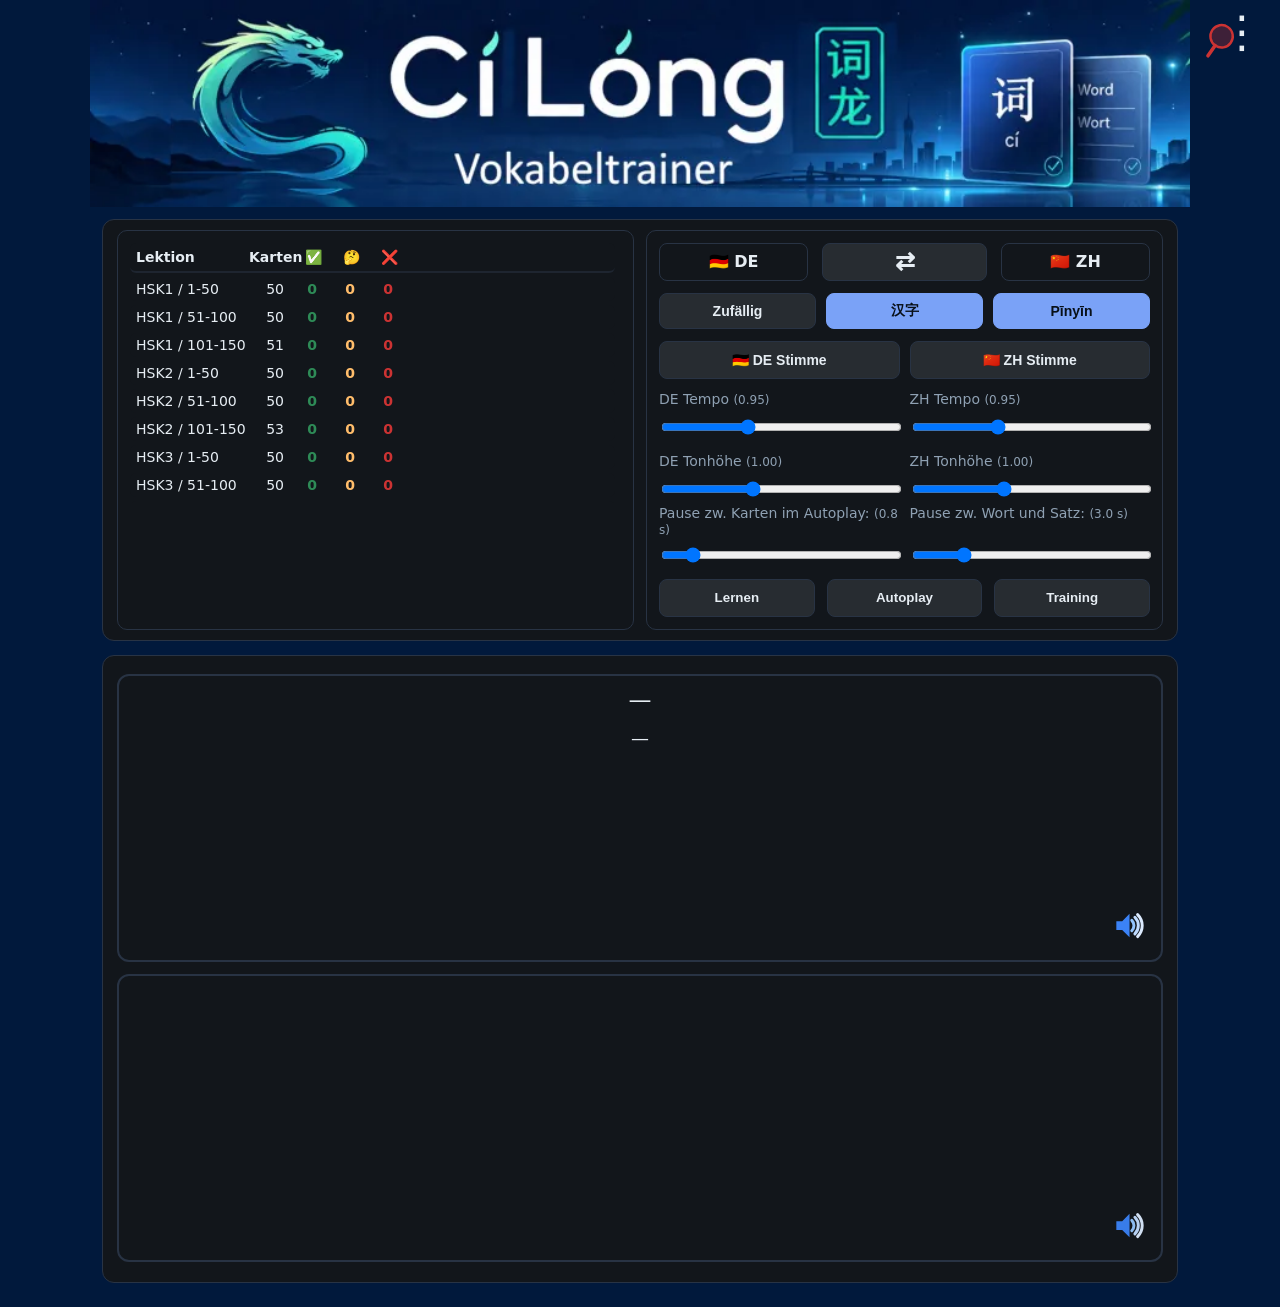
<file: index.html>
<!DOCTYPE html>
<html lang="de">

<head>
    <meta charset="UTF-8">
    <meta name="viewport" content="width=device-width, initial-scale=1.0">
    <title>Flashcards Chinesisch</title>
    
    <!-- PWA -->
    <link rel="manifest" href="./manifest.json">
    <meta name="theme-color" content="#000000" id="theme-color-meta">
    <link rel="apple-touch-icon" sizes="192x192" href="./icons/icon-192.png">
    <meta name="mobile-web-app-capable" content="yes">
    <meta name="apple-mobile-web-app-status-bar-style" content="default">
    <meta name="apple-mobile-web-app-title" content="CiLong">
	
    <!-- Styles & Script (cache-busted via Service Worker) -->
	<link rel="stylesheet" href="./assets/css/style.css">
    <script src="./assets/js/app.js"></script>
	<script 
		data-goatcounter="https://cilong.goatcounter.com/count"
		async 
		src="https://gc.zgo.at/count.js">
	</script>	
	<script>
	window.addEventListener("load", function () {
	  if (window.goatcounter) {
		window.goatcounter.count({
		  path: '/app-start',
		  title: 'App gestartet'
		});
	  }
	});
	</script>

</head>

<body>

    <!-- ✅ Such-Icon links neben dem Drei-Punkte-Symbol -->
    <div id="searchToggle" class="menu-search-icon" aria-label="Suche öffnen">
        <svg xmlns="http://www.w3.org/2000/svg"
            width="100"
            height="100"
            viewBox="0 0 100 100"
            fill="none">

            <!-- Glas -->
            <circle cx="42" cy="42" r="28"
                    fill="currentColor"
                    fill-opacity="0.3"
                    stroke="currentColor"
                    stroke-width="6"/>

            <!-- Griff -->
            <line x1="62" y1="62"
                x2="84" y2="84"
                stroke="currentColor"
                stroke-width="9"
                stroke-linecap="round"/>
        </svg>
    </div>
    <!-- ✅ Drei-Punkte-Menü Icon (oben rechts) -->
    <div id="menuToggle" class="menu-toggle-icon">⋮</div>

    <!-- ✅ Seitenmenü für Einstellungen (RICHTIG positioniert) -->
    <div id="sideMenu" class="side-menu">
        <h3 data-i18n="settingsTitle">Einstellungen</h3>

        <div class="menu-block">
            <div class="menu-title" data-i18n="progressTitle">Fortschritt</div>
            <button id="btnMenuExport" class="btn" data-i18n="progressExport">Fortschritt exportieren</button>
            <button id="btnMenuImport" class="btn" data-i18n="progressImport">Fortschritt importieren</button>
            <button id="btnResetLessonProgress" class="btn ghost" data-i18n="progressResetLesson">Aktuelle Lektion zurücksetzen</button>
            <button id="btnResetAllProgress" class="btn ghost" data-i18n="progressResetAll">Alle Lektionen zurücksetzen</button>
        </div>
		<!-- Im Side Menu, z.B. nach dem Reset-Bereich -->
		<div class="menu-block">
			<button id="btnInstall" class="btn">
				📲 App installieren
			</button>
		</div>
        <div class="menu-block">
            <div class="menu-title" data-i18n="languageTitle">Sprache</div>
            <label class="lbl" for="uiLangSelect" data-i18n="uiLanguageLabel">UI Sprache</label>
            <select id="uiLangSelect" class="menu-input">
                <option value="de" data-i18n="uiLanguageSelectDe">Deutsch</option>
                <option value="en" data-i18n="uiLanguageSelectEn">English</option>
                <option value="zh" data-i18n="uiLanguageSelectZh">中文</option>
                <option value="fr" data-i18n="uiLanguageSelectFr">Français</option>
            </select>
        </div>

        <div class="menu-block">
            <div class="menu-title" data-i18n="themeTitle">Theme</div>
            <select id="themeSelect" class="menu-input">
                <option value="dark" data-i18n="themeDark">Dark Mode</option>
                <option value="light-orange" data-i18n="themeLightOrange">Light‑Orange</option>
                <option value="light-warm" data-i18n="themeLightWarm">Light‑Warm</option>
                <option value="light-blue" data-i18n="themeLightBlue">Light‑Blue</option>
            </select>
        </div>


		<a href="help.html" target="_blank" rel="noopener">
		  📘 Hilfe
		</a>

        <div class="menu-version">
            <span data-i18n="settingsVersion">Version:</span> <span id="appVersion"></span>
        </div>
    </div>

<!-- ✅ Overlay MUSS außerhalb des Menüs und Containers stehen -->
<div id="sideOverlay"></div>
<div id="searchOverlay" class="dialog-overlay"></div>

<!-- ✅ Header OHNE .container → kein Top-Abstand -->
<header class="app-header">
  <img
    src="assets/img/header.png"
    alt="App Banner"
    class="header-banner"
  />
</header>

<!-- ✅ Ab hier beginnt der normale Seiteninhalt -->
<main class="container">



<!-- ====================================================================== -->
<!-- KONFIG-BLOCK -->
<!-- ====================================================================== -->

<section class="card cfg">
    <div class="grid-2">

        <!-- Lektionen -->
        <div class="pane">
  
            <select id="lessonSelect" class="select" multiple size="10"></select>

            <!-- ✅ Neue Tabelle für die Lektionen-Auswahl -->
            <div id="lessonTable" class="lesson-table"></div>

            
        </div>

        <!-- Richtung / Reihenfolge / Autoplay -->
        <div class="pane">

           

            <div class="mode-inline">
                <div class="mode-item" id="modeLeft">🇩🇪 DE</div>
                <button id="btnSwapMode" class="btn ghost swap" data-i18n-title="modeSwitchTitle">⇄</button>
                <div class="mode-item" id="modeRight">🇨🇳 ZH</div>
            </div>

            <div class="actions-inline mt8">
                <button id="btnOrderToggle" class="btn toggle" data-i18n="orderRandom">Zufällig</button>
                <button id="btnToggleHanzi" class="btn toggle active">汉字</button>
                <button id="btnTogglePinyin" class="btn toggle active" data-i18n="pinyinButton">Pinyin</button>
            </div>


            <!-- Stimmen -->
            <div class="two-col mt12">
                <button id="btnVoiceDe" class="btn large fit voice-btn" data-i18n="voiceButtonDe">DE Stimme</button>
                <button id="btnVoiceZh" class="btn large fit voice-btn" data-i18n="voiceButtonZh">ZH Stimme</button>
            </div>
			
            <div class="two-col mt8 voice-grids">
                <div class="voice-config">
                    <label class="lbl" id="rateDeLabel" data-i18n="rateDeLabel">DE Tempo <span id="rateDeVal" class="hint">(0.95)</span></label>
                    <input id="rateDeRange" class="voice-range" type="range" min="0.6" max="1.6" step="0.05" value="0.95">

                    <label class="lbl" id="pitchDeLabel" data-i18n="pitchDeLabel">DE Tonhöhe <span id="pitchDeVal" class="hint">(1.00)</span></label>
                    <input id="pitchDeRange" class="voice-range" type="range" min="0.7" max="1.5" step="0.05" value="1.00">
                </div>

                <div class="voice-config">
                    <label class="lbl" id="rateZhLabel" data-i18n="rateZhLabel">ZH Tempo <span id="rateZhVal" class="hint">(0.95)</span></label>
                    <input id="rateZhRange" class="voice-range" type="range" min="0.6" max="1.6" step="0.05" value="0.95">

                    <label class="lbl" id="pitchZhLabel" data-i18n="pitchZhLabel">ZH Tonhöhe <span id="pitchZhVal" class="hint">(1.00)</span></label>
                    <input id="pitchZhRange" class="voice-range" type="range" min="0.7" max="1.5" step="0.05" value="1.00">
                </div>
            </div>

			
            <div class="two-col mt8">
                <div class="voice-config">
                    <label class="lbl" data-i18n="autoplayGapLabel">
                        Pause zw. Karten im Autoplay:
                        <span id="gapVal" class="hint">(0.8 s)</span>
                    </label>
                    <input id="gapRange" class="voice-range" type="range" min="0.6" max="2.5" step="0.1" value="0.8">
                </div>
                <div class="voice-config">
                    <label class="lbl" data-i18n="delayLabel">
                        Satz‑Delay (Sekunden):
                        <span id="delayVal" class="hint">(3.0 s)</span>
                    </label>
                    <input id="delayRange" class="voice-range" type="range" min="0" max="15" step="0.5" value="3">
                </div>
            </div>
			
			
            <div class="stack mt12">
                <div class="training-group">
					<button id="btnBrowse" class="btn" data-i18n="<Lernen"></button>
                    <button id="btnAutoplay" class="btn" data-i18n="autoPlay"></button>
                    <button id="btnStart" class="btn" data-i18n="trainingStart"></button>
               </div>
            </div>

        </div>
    </div>
</section>

<!-- ====================================================================== -->
<!-- LERN-KARTE -->
<!-- ====================================================================== -->

<section class="card learn" id="learnSection">

    <div class="section-title">
        <span id="cardLesson" class="left"></span>
        <span id="cardTitle" class="right"></span>
    </div>

    <div id="lessonStats" class="stats-bar"></div>

    <!-- FRAGE -->
    <div id="promptBox" class="prompt-box">

        <div class="prompt-row">
            <div class="prompt-col">
                <div id="promptWord" class="prompt big">—</div>

                <!-- Pinyin vom WORT -->
                <div id="promptWordSub" class="prompt sub small"></div>

                <!-- ✅ POS -->
                <div id="promptPOS" class="prompt pos small"></div>
            </div>
        </div>

        <div class="prompt-row">
            <div class="prompt-col">
                <div id="promptSent" class="prompt">—</div>

                <div id="speakerQuestion" class="card-speaker">
                    <svg viewBox="0 0 24 24" aria-hidden="true" focusable="false">
                        <path d="M5 9v6h4l5 5V4L9 9H5z" fill="#3b82f6"/>
                        <path d="M15.54 8.46a5 5 0 0 1 0 7.07" fill="none" stroke="#93c5fd" stroke-width="2" stroke-linecap="round"/>
                        <path d="M17.66 6.34a8 8 0 0 1 0 11.32" fill="none" stroke="#bfdbfe" stroke-width="2" stroke-linecap="round"/>
                        <path d="M19.5 4.5a10.5 10.5 0 0 1 0 15" fill="none" stroke="#dbeafe" stroke-width="2" stroke-linecap="round"/>
                    </svg>
                </div>
            </div>
        </div>
    </div>

    <!-- LÖSUNG -->
    <div class="solution">
        <div id="solBox" class="sol masked">

            <div class="sol-part">
                <div id="solWord" class="sol-text">—</div>
            </div>

            <div class="sol-part">
                <div id="solSent" class="sol-text">—</div>
                <div id="speakerAnswer" class="card-speaker">
                    <svg viewBox="0 0 24 24" aria-hidden="true" focusable="false">
                        <path d="M5 9v6h4l5 5V4L9 9H5z" fill="#3b82f6"/>
                        <path d="M15.54 8.46a5 5 0 0 1 0 7.07" fill="none" stroke="#93c5fd" stroke-width="2" stroke-linecap="round"/>
                        <path d="M17.66 6.34a8 8 0 0 1 0 11.32" fill="none" stroke="#bfdbfe" stroke-width="2" stroke-linecap="round"/>
                        <path d="M19.5 4.5a10.5 10.5 0 0 1 0 15" fill="none" stroke="#dbeafe" stroke-width="2" stroke-linecap="round"/>
                    </svg>
                </div>
            </div>
        </div>
    </div>

    <!-- Navigation -->
    <div class="card-controls">
        <button id="btnPrev" class="btn" data-i18n="prev">◀ Zurück</button>
        <button id="btnReveal" class="btn ghost" disabled data-i18n="reveal">Aufdecken</button>
        <button id="btnNext" class="btn" disabled data-i18n="next">Nächste ▶</button>
    </div>

    <!-- Rating-Bar -->
    <div class="ratebar" id="rateBar" style="display:none;">
        <button id="btnRateUnknown" class="btn rate bad" disabled data-i18n="rateUnknown">❌ Nicht gewusst</button>

		<button id="btnRateKnown" class="btn rate good" disabled data-i18n="rateKnown">✅ Gewusst</button>
    </div>

 <!--   <div id="sessionStats" class="stats-bar">—</div> -->
</section>

<!-- ====================================================================== -->
<!-- VOICE PANEL -->
<!-- ====================================================================== -->

<div id="voicePanel" class="debug hidden">
    <div class="debug-head">
        <div class="title" data-i18n="voicePanelTitle">Stimmen</div>
        <button id="btnCloseVoices" class="btn ghost" data-i18n="voicePanelClose">✕</button>
    </div>

    <div class="debug-body">
        <div class="debug-section">
            <div class="h" data-i18n="voicePanelHintTitle">Hinweis</div>
            <p data-i18n="voicePanelHint">Wähle eine Stimme für die aktuell geöffnete Sprache.</p>
        </div>

        <div class="debug-section">
            <div class="h" data-i18n="voiceListTitle">Stimmenliste</div>
            <div id="dbgVoices"></div>
        </div>
    </div>
</div>

<div id="searchPanel" class="debug hidden">
    <div class="debug-head">
        <div class="title" data-i18n="searchTitle">Suche</div>
        <button id="btnCloseSearch" class="btn ghost">✕</button>
    </div>
    <div class="debug-body">
        <div class="debug-section">
            <label class="lbl" for="searchInput" data-i18n="searchLabel">Begriff suchen</label>
            <div class="search-input-row">
                <div class="search-lang-toggle">
                    <button id="searchLangDe" class="btn toggle active">DE</button>
                    <button id="searchLangZh" class="btn toggle">ZH</button>
                </div>
                <input id="searchInput" class="input" type="search" placeholder="z. B. 汉字, Pinyin, Satz...">
                <button id="searchButton" class="btn" data-i18n="searchButton">Suchen</button>
            </div>
        </div>
        <div class="debug-section">
            <div class="h" data-i18n="searchResultsTitle">Ergebnisse</div>
            <div id="searchResults" class="search-results">
                <div class="search-hint" data-i18n="searchHint">Tippe einen Begriff ein und drücke Enter.</div>
            </div>
        </div>
    </div>
</div>

</main>
</body>
</html>
</file>
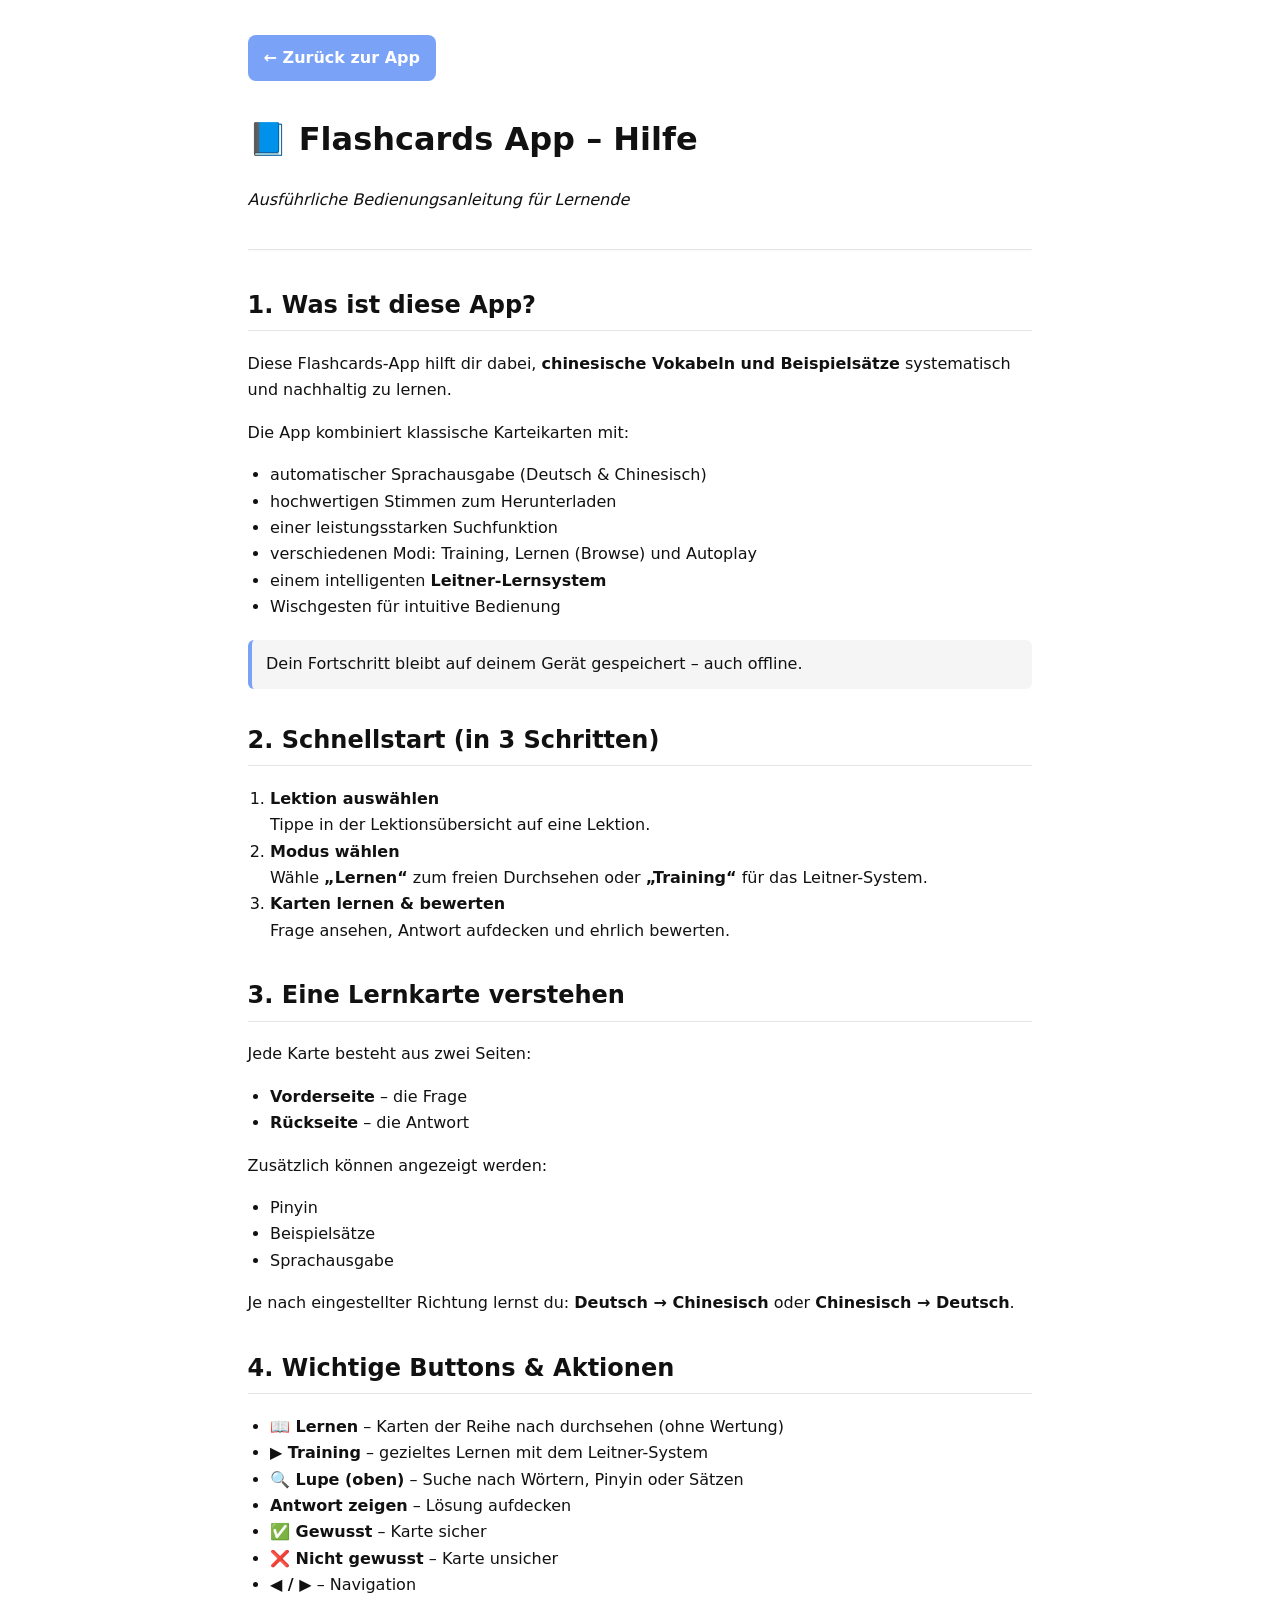
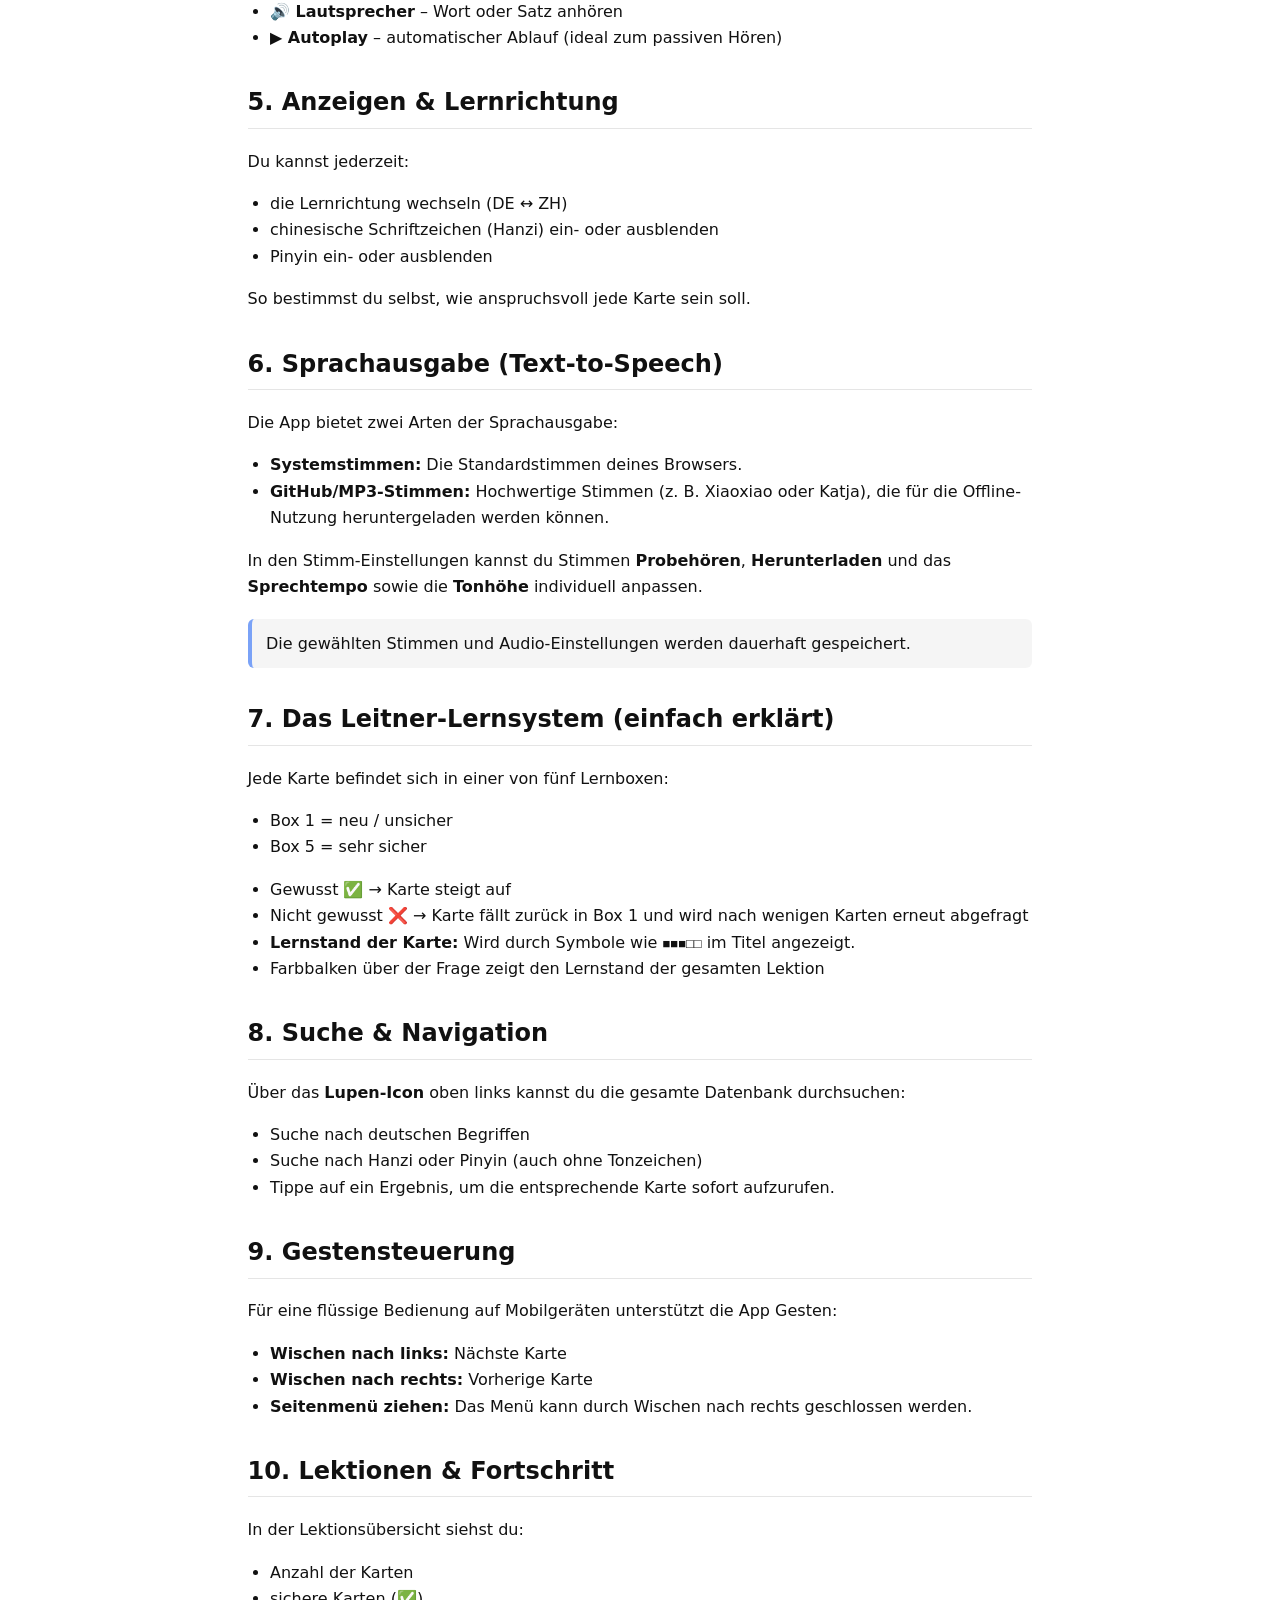
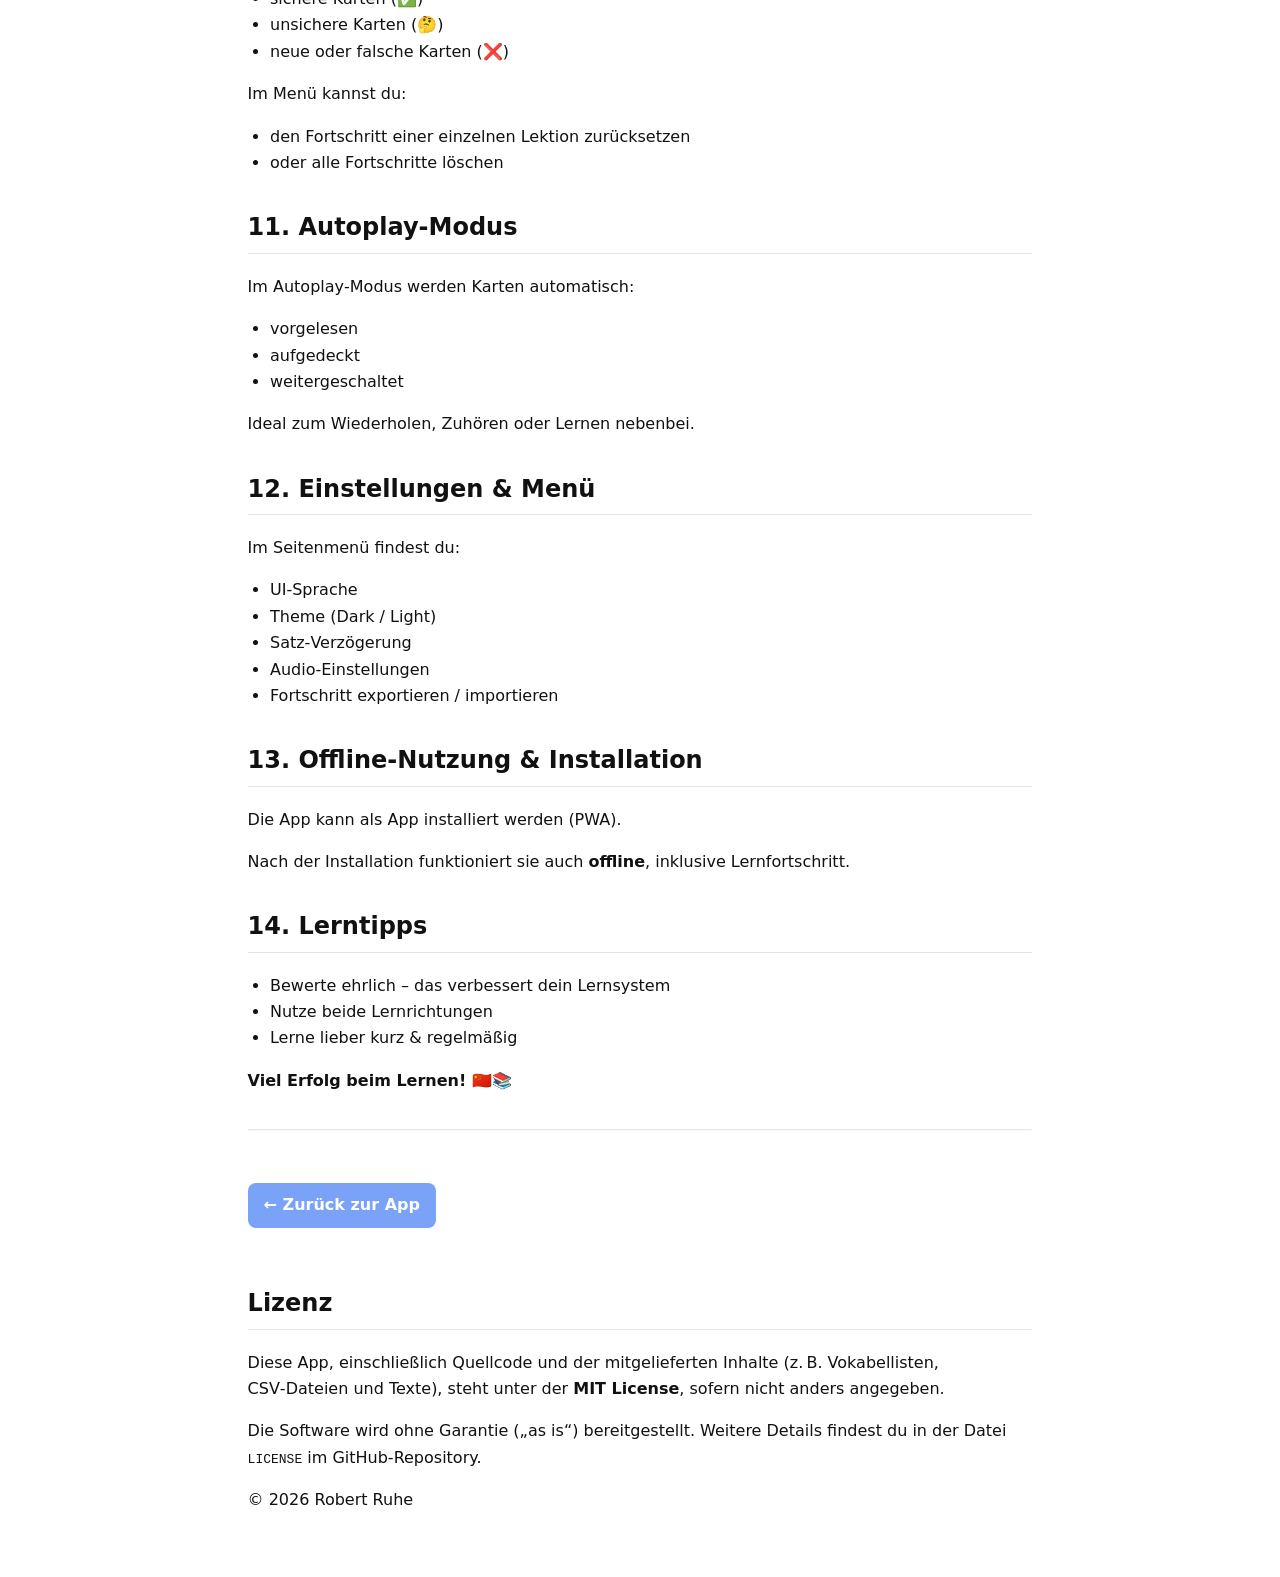
<file: help.html>
<!DOCTYPE html>
<html lang="de">
<head>
  <meta charset="utf-8">
  <meta name="viewport" content="width=device-width, initial-scale=1">
  <title>Hilfe – Flashcards App</title>

  <!-- Bestehendes App-CSS wiederverwenden -->
  <link rel="stylesheet" href="assets/css/style.css">

  <style>
    /* Zusatzstyles nur für die Hilfe */
    body {
      background: var(--bg-main, #fff);
      color: var(--text-main, #111);
    }

    .help {
      max-width: 820px;
      margin: 0 auto;
      padding: 1.2rem 1.1rem 3rem;
      line-height: 1.65;
    }

    .help h1 {
      margin-top: 0.5rem;
    }

    .help h2 {
      margin-top: 2rem;
      border-bottom: 1px solid rgba(0,0,0,0.1);
      padding-bottom: 0.3rem;
    }

    .help ul,
    .help ol {
      padding-left: 1.4rem;
    }

    .help hr {
      margin: 2.2rem 0;
      opacity: 0.25;
    }

    .back-btn {
      display: inline-block;
      margin: 1rem 0 1.5rem;
      padding: 0.6rem 1rem;
      border-radius: 8px;
      text-decoration: none;
      font-weight: 600;
      background: var(--accent, #3b82f6);
      color: #fff;
    }

    .back-btn:active {
      transform: scale(0.98);
    }

    .note {
      background: rgba(0,0,0,0.04);
      border-left: 4px solid var(--accent, #3b82f6);
      padding: 0.7rem 0.9rem;
      margin: 1.2rem 0;
      border-radius: 6px;
    }
  </style>
</head>

<body>
  <main class="help">

    <a href="index.html" class="back-btn">← Zurück zur App</a>

    <h1>📘 Flashcards App – Hilfe</h1>
    <p><em>Ausführliche Bedienungsanleitung für Lernende</em></p>

    <hr>

    <h2>1. Was ist diese App?</h2>
    <p>
      Diese Flashcards‑App hilft dir dabei,
      <strong>chinesische Vokabeln und Beispielsätze</strong>
      systematisch und nachhaltig zu lernen.
    </p>
    <p>
      Die App kombiniert klassische Karteikarten mit:
    </p>
    <ul>
      <li>automatischer Sprachausgabe (Deutsch & Chinesisch)</li>
      <li>hochwertigen Stimmen zum Herunterladen</li>
      <li>einer leistungsstarken Suchfunktion</li>
      <li>verschiedenen Modi: Training, Lernen (Browse) und Autoplay</li>
      <li>einem intelligenten <strong>Leitner‑Lernsystem</strong></li>
      <li>Wischgesten für intuitive Bedienung</li>
    </ul>

    <div class="note">
      Dein Fortschritt bleibt auf deinem Gerät gespeichert – auch offline.
    </div>

    <h2>2. Schnellstart (in 3 Schritten)</h2>
    <ol>
      <li>
        <strong>Lektion auswählen</strong><br>
        Tippe in der Lektionsübersicht auf eine Lektion.
      </li>
      <li>
        <strong>Modus wählen</strong><br>
        Wähle <b>„Lernen“</b> zum freien Durchsehen oder <b>„Training“</b> für das Leitner-System.
      </li>
      <li>
        <strong>Karten lernen & bewerten</strong><br>
        Frage ansehen, Antwort aufdecken und ehrlich bewerten.
      </li>
    </ol>

    <h2>3. Eine Lernkarte verstehen</h2>
    <p>Jede Karte besteht aus zwei Seiten:</p>
    <ul>
      <li><strong>Vorderseite</strong> – die Frage</li>
      <li><strong>Rückseite</strong> – die Antwort</li>
    </ul>

    <p>Zusätzlich können angezeigt werden:</p>
    <ul>
      <li>Pinyin</li>
      <li>Beispielsätze</li>
      <li>Sprachausgabe</li>
    </ul>

    <p>
      Je nach eingestellter Richtung lernst du:
      <strong>Deutsch → Chinesisch</strong> oder
      <strong>Chinesisch → Deutsch</strong>.
    </p>

    <h2>4. Wichtige Buttons & Aktionen</h2>
    <ul>
      <li><strong>📖 Lernen</strong> – Karten der Reihe nach durchsehen (ohne Wertung)</li>
      <li><strong>▶ Training</strong> – gezieltes Lernen mit dem Leitner-System</li>
      <li><strong>🔍 Lupe (oben)</strong> – Suche nach Wörtern, Pinyin oder Sätzen</li>
      <li><strong>Antwort zeigen</strong> – Lösung aufdecken</li>
      <li><strong>✅ Gewusst</strong> – Karte sicher</li>
      <li><strong>❌ Nicht gewusst</strong> – Karte unsicher</li>
      <li><strong>◀ / ▶</strong> – Navigation</li>
      <li><strong>🔊 Lautsprecher</strong> – Wort oder Satz anhören</li>
      <li><strong>▶︎ Autoplay</strong> – automatischer Ablauf (ideal zum passiven Hören)</li>
    </ul>

    <h2>5. Anzeigen & Lernrichtung</h2>
    <p>
      Du kannst jederzeit:
    </p>
    <ul>
      <li>die Lernrichtung wechseln (DE ↔ ZH)</li>
      <li>chinesische Schriftzeichen (Hanzi) ein‑ oder ausblenden</li>
      <li>Pinyin ein‑ oder ausblenden</li>
    </ul>

    <p>
      So bestimmst du selbst, wie anspruchsvoll jede Karte sein soll.
    </p>

    <h2>6. Sprachausgabe (Text‑to‑Speech)</h2>
    <p>
      Die App bietet zwei Arten der Sprachausgabe:
    </p>
    <ul>
      <li><strong>Systemstimmen:</strong> Die Standardstimmen deines Browsers.</li>
      <li><strong>GitHub/MP3-Stimmen:</strong> Hochwertige Stimmen (z. B. Xiaoxiao oder Katja), die für die Offline-Nutzung heruntergeladen werden können.</li>
    </ul>
    <p>
      In den Stimm-Einstellungen kannst du Stimmen <b>Probehören</b>, <b>Herunterladen</b> und das <b>Sprechtempo</b> sowie die <b>Tonhöhe</b> individuell anpassen.
    </p>

    <div class="note">
      Die gewählten Stimmen und Audio‑Einstellungen werden dauerhaft gespeichert.
    </div>

    <h2>7. Das Leitner‑Lernsystem (einfach erklärt)</h2>
    <p>
      Jede Karte befindet sich in einer von fünf Lernboxen:
    </p>
    <ul>
      <li>Box 1 = neu / unsicher</li>
      <li>Box 5 = sehr sicher</li>
    </ul>

    <p>
      <ul>
	  <li>Gewusst ✅ → Karte steigt auf</li>
      <li>Nicht gewusst ❌ → Karte fällt zurück in Box 1 und wird nach wenigen Karten erneut abgefragt</li>
	  <li><strong>Lernstand der Karte:</strong> Wird durch Symbole wie <code>■■■□□</code> im Titel angezeigt.</li>
	  <li>Farbbalken über der Frage zeigt den Lernstand der gesamten Lektion</li>
	  </ul>
    </p>

    <h2>8. Suche & Navigation</h2>
    <p>
      Über das <strong>Lupen-Icon</strong> oben links kannst du die gesamte Datenbank durchsuchen:
    </p>
    <ul>
      <li>Suche nach deutschen Begriffen</li>
      <li>Suche nach Hanzi oder Pinyin (auch ohne Tonzeichen)</li>
      <li>Tippe auf ein Ergebnis, um die entsprechende Karte sofort aufzurufen.</li>
    </ul>

    <h2>9. Gestensteuerung</h2>
    <p>
      Für eine flüssige Bedienung auf Mobilgeräten unterstützt die App Gesten:
    </p>
    <ul>
      <li><strong>Wischen nach links:</strong> Nächste Karte</li>
      <li><strong>Wischen nach rechts:</strong> Vorherige Karte</li>
      <li><strong>Seitenmenü ziehen:</strong> Das Menü kann durch Wischen nach rechts geschlossen werden.</li>
    </ul>

    <h2>10. Lektionen & Fortschritt</h2>
    <p>
      In der Lektionsübersicht siehst du:
    </p>
    <ul>
      <li>Anzahl der Karten</li>
      <li>sichere Karten (✅)</li>
      <li>unsichere Karten (🤔)</li>
      <li>neue oder falsche Karten (❌)</li>
    </ul>

    <p>
      Im Menü kannst du:
    </p>
    <ul>
      <li>den Fortschritt einer einzelnen Lektion zurücksetzen</li>
      <li>oder alle Fortschritte löschen</li>
    </ul>

    <h2>11. Autoplay‑Modus</h2>
    <p>
      Im Autoplay‑Modus werden Karten automatisch:
    </p>
    <ul>
      <li>vorgelesen</li>
      <li>aufgedeckt</li>
      <li>weitergeschaltet</li>
    </ul>

    <p>
      Ideal zum Wiederholen, Zuhören oder Lernen nebenbei.
    </p>

    <h2>12. Einstellungen & Menü</h2>
    <p>
      Im Seitenmenü findest du:
    </p>
    <ul>
      <li>UI‑Sprache</li>
      <li>Theme (Dark / Light)</li>
      <li>Satz‑Verzögerung</li>
      <li>Audio‑Einstellungen</li>
      <li>Fortschritt exportieren / importieren</li>
    </ul>

    <h2>13. Offline‑Nutzung & Installation</h2>
    <p>
      Die App kann als App installiert werden (PWA).
    </p>
    <p>
      Nach der Installation funktioniert sie auch <strong>offline</strong>,
      inklusive Lernfortschritt.
    </p>

    <h2>14. Lerntipps</h2>
    <ul>
      <li>Bewerte ehrlich – das verbessert dein Lernsystem</li>
      <li>Nutze beide Lernrichtungen</li>
      <li>Lerne lieber kurz & regelmäßig</li>
    </ul>
    <p><strong>Viel Erfolg beim Lernen! 🇨🇳📚</strong></p>

    <hr>

    <a href="index.html" class="back-btn">← Zurück zur App</a>
	<h2>Lizenz</h2>

	<p>
	Diese App, einschließlich Quellcode und der mitgelieferten Inhalte
	(z. B. Vokabellisten, CSV‑Dateien und Texte), steht unter der
	<strong>MIT License</strong>, sofern nicht anders angegeben.
	</p>

	<p>
	Die Software wird ohne Garantie („as is“) bereitgestellt.
	Weitere Details findest du in der Datei <code>LICENSE</code>
	im GitHub‑Repository.
	</p>

	<p>
	© 2026 Robert Ruhe
	</p>
  
  </main>
</body>
</html>
</file>
<file: assets/css/style.css>
/* Version 6.6 */
:root{  
	--bg: #01193C;
	--card: #12161b;
	--text: #e6edf3;
	--muted: #8fa1b3;
	--accent-text: #081018;
	--border: #283344;
	--accent: #7aa2f7;
	--good:#2e8b57; 
	--bad:#cc3333; 
	--unsure:#ffbd6b; 
    --primary-bg: var(--accent);
    --primary-border: var(--accent);
}

:root.light-orange {
    --bg: #ffbb55;
    --card: #ffffff;
    --text: #222;
    --muted: #555;
	--accent-text: #222;   /* dunkles Textgrau für bessere Lesbarkeit */
    --border: #bbbbbb;
	--accent: #ffbb55;    /* z.B. warmes Orange statt blau */
    --good:   #2e8b57;
    --bad:    #cc3333;
    --unsure: #cc9900;
    --primary-bg: var(--accent);
    --primary-border: var(--accent);
}		

/* Light-Warm (Abend, augenschonend) */
:root.light-warm {
    --bg: #c97c5d;
    --card: #F2E9DE;
    --text: #3a2f25;
    --muted: #6f5c4b;
    --accent-text: #3a2f25;
    --border: #e0d6c9;
    --accent: #c97c5d;
    --good:   #5a8f6a;
    --bad:    #b05a5a;
    --unsure: #b79a55;
    --primary-bg: var(--accent);
    --primary-border: var(--accent);
}

/* Light-Blue (modern, kühl) */
:root.light-blue {
    --bg: #3b82f6;
    --card: #ffffff;
    --text: #1f2a37;
    --muted: #4b5d73;
    --accent-text: #1f2a37;
    --border: #c9d7e5;
    --accent: #3b82f6;
    --good:   #2e8b57;
    --bad:    #c24141;
    --unsure: #d1a22f;
    --primary-bg: var(--accent);
    --primary-border: var(--accent);
}

/* ============================================================
   Header-Banner – Default (Dark Mode)
   ============================================================ */
.header-banner {
    content: url("../img/header.webp");
    width: 100%;
    max-width: 1100px;
    height: auto;
    display: block;
    margin: 0 auto;
}
   
   /* ============================================================
   Header-Banner je nach Light/Dark Mode
   ============================================================ */
   
html.light-orange .header-banner {
    content: url("../img/header-light.webp");
}
html.light-warm .header-banner {
    content: url("../img/header-warm.webp");
}

html.light-blue .header-banner {
    content: url("../img/header-blue.webp");
}

main.container {
    margin-top: 0px;
}


/* ============================================================
   SEMANTISCHE FARBROLLEN (Bedeutung, nicht Darstellung)
   UI benutzt NUR diese Variablen
   ============================================================ */

:root {
    /* Basisflächen */
    --color-bg:        var(--bg);
    --color-card:      var(--card);
    --color-border:    var(--border);

    /* Text */
    --color-text:      var(--text);
    --color-muted:     var(--muted);
    --color-accent-text: var(--accent-text);

    /* Aktionen / Status */
    --color-primary:   var(--accent);
    --color-positive:  var(--good);
    --color-negative:  var(--bad);
    --color-warning:   var(--unsure);

    /* Buttons */
    --color-primary-bg:     var(--primary-bg);
    --color-primary-border: var(--primary-border);
	
	--color-progress-strong:  var(--good);
	--color-progress-weak:    var(--unsure);
	--color-progress-bad:     var(--bad);
	--color-progress-neutral: var(--color-border);
	
	--color-table-known:   var(--color-positive);
	--color-table-unknown: var(--color-negative);
	--color-table-weak:    var(--color-warning);
	
	--color-selected-bg:    color-mix(in srgb, var(--color-primary) 15%, var(--color-card));
	--color-selected-border: var(--color-primary);
	--color-overlay: rgba(0,0,0,0.35);
}
		
*{box-sizing:border-box}

html,body{
    margin:0;
    padding:0;
    background: var(--color-bg);
    color: var(--color-text);

font-family:Inter,system-ui,-apple-system,Segoe UI,Roboto,"Helvetica Neue",Arial,sans-serif
}

.container{max-width:1100px;margin:24px auto;padding:0 12px}
header h1{margin:0 0 2px 0;font-size:26px;line-height:1.1}
.subtitle{margin:0 0 8px 0;color:var(--muted);font-size:14px}
.top-actions{display:flex;gap:10px;flex-wrap:wrap;align-items:center;margin-bottom:6px; margin-top:10px;} /* Etwas mehr Gap (10px) für bessere Gruppierung (Training + Autoplay) */
/* NEU: Kinder der Row flexibel machen, um Wrap zu vermeiden (schrumpfen proportional) */
.top-actions > * {
 flex-shrink: 1; /* Ermöglicht Schrumpfen bei Text-Änderungen, statt Wrap */
}
.small-label{font-size:12px;margin-right:2px}
.btn {
    background: var(--color-card);
    border: 1px solid var(--color-border);
    color: var(--color-text);

	padding:8px 12px;
	border-radius:8px;
	cursor:pointer; 
	flex-shrink: 1;
	}	/* Global: Buttons schrumpfen leicht bei Bedarf */
.btn.small{padding:6px 10px;font-size:12px}
.btn.large{padding:10px 16px;font-size:14px;font-weight:600}
.btn.primary{
	background: var(--primary-bg, var(--accent));
    border-color: var(--primary-border, var(--accent));
    color: var(--accent-text);
	font-weight:600; margin-top:12px; 
	flex: 0 1 auto; 
	white-space: nowrap; 
	transition: all 0.2s ease; 
	max-width: none;
}
.btn.ghost{background:transparent}
.btn.toggle {
    min-width: 84px;
    padding: 7px 10px;
}
.btn.toggle.active {
    background: var(--color-primary) !important;
    border-color: var(--color-primary) !important;
    color: var(--color-accent-text) !important;
}

.actions-inline {
    display: flex;
    gap: 10px;                    /* etwas mehr Gap für bessere Optik */
    flex-wrap: nowrap;
    justify-content: center;      /* zentriert die ganze Gruppe */
    width: 100%;    /* volle Breite des Containers nutzen */
    padding: 0 0px;	
    margin-bottom: 12px;
}

/* Alle Buttons in dieser Reihe gleichmäßig wachsen */
.actions-inline .btn {
    flex: 1 1 0;                  /* wichtig: gleichmäßig wachsen + schrumpfen */
    min-width: 0;                 /* erlaubt Schrumpfen unter Inhaltsbreite */
    background: color-mix(in srgb, var(--color-text) 10%, var(--color-card));
    padding: 8px 8px;            /* etwas mehr vertikales Padding für bessere Höhe */
    font-weight: 600;
    font-size: 14px;
    text-align: center;
    white-space: nowrap;
    border-radius: 8px;
    min-height: 28px;             /* einheitliche Höhe mit den anderen Buttons */
}

.training-group .btn {
 flex: 1 1 0;
 min-width: 110px;
 white-space: normal;
 background: color-mix(in srgb, var(--color-text) 10%, var(--color-card));
 line-height: 1.2;
 padding: 10px;
 text-align: center;
 font-weight: 600;
}

.training-group .btn:active {
 padding: 8px 12px;
 border: 1px solid var(--color-border);
 outline: none;
}

.training-group .btn.primary:active {
 border-color: var(--primary-border, var(--accent));
}

/* NEU: Gruppe für Training + Autoplay (unter Sliders) – Flex-Row für nebeneinander */
.training-group {
    display: grid;
    grid-template-columns: repeat(3, 1fr);
    gap: 12px;
    width: 100%;
    margin-top: 14px;
    align-items: stretch;
}
/* NEU: Autoplay als Primary (wenn Klasse hinzugefügt): Farblich identisch zum Training-Button */

/* Breitere und höhere Swap/Direction-Button */
.btn.swap {
 background: color-mix(in srgb, var(--color-text) 10%, var(--color-card));
 border: 1px solid var(--color-border);
 color: var(--color-text);
 font-weight: 600; /* Bold für den Text */
 padding: 8px 10px; /* Höheres Padding (vertikal mehr für Zentrierung und Präsenz) */
 font-size: 16px; /* Geändert: Größere Schrift für den gesamten Text ("< Richtung >") */
 border-radius: 8px; /* Etwas abgerundeter für modernen Look */
 min-width: 84px; /* Minimale Breite, damit er sich ausdehnt */
 min-height: 38px; /* Höher für bessere Sichtbarkeit und Berührbarkeit */
 flex: 1 1 auto; /* Teilt Platz mit den Nachbarn */
 display: flex; /* Flexbox für perfekte Zentrierung */
 align-items: center; /* Vertikal zentriert */
 justify-content: center; /* Horizontal zentriert */
 text-align: center; /* Text zentriert (Fallback) */
 line-height: 1.2; /* Etwas mehr Zeilenhöhe für den Text */
 white-space: nowrap; /* Verhindert Umbruch des Texts */
 transition: background 0.2s ease, border-color 0.2s ease, color 0.2s ease;
}

.btn.swap.active {
 background: var(--color-primary) !important;
 border-color: var(--color-primary) !important;
 color: var(--color-accent-text) !important;
}

.card{
    background: var(--color-card);
    border: 1px solid var(--color-border);
	border-radius:12px;
	padding:14px 14px 10px;
	margin-bottom:14px
}

.lbl{display:block;margin-bottom:6px;color:var(--muted)}
.hint{color:var(--muted);font-size:12px}
.grid-2{display:grid;grid-template-columns:1fr 1fr;gap:12px}

.pane{
    border:1px solid var(--color-border);
    background: var(--color-card);
	border-radius:10px;
	padding:12px
}

.select,
.input {
    width: 100%;
    background: var(--color-card);
    border: 1px solid var(--color-border);
    color: var(--color-text);
    border-radius: 8px;
    padding: 10px;
    min-height: 42px;
}

.controls{display:flex;gap:10px;flex-wrap:wrap;margin-top:8px}
.stack{display:flex;flex-direction:column;gap:8px}
.prompt-box{border: 2px solid var(--border);border-radius:12px;padding:12px}
.prompt{font-size:20px}
.prompt.big{font-size:20px;font-weight:800}
.prompt.sub{color:var(--color-text);margin-bottom:6px}
.prompt.small{font-size:16px}
.solution{margin-top:12px}
.sol{position:relative;border:1px solid var(--border);border-radius:12px;padding:12px}
.sol .sol-part{margin-bottom:10px}
.sol .sol-text{font-size:20px;white-space:pre-wrap}
.sol.masked .sol-text{filter:blur(10px); opacity:0.05; user-select:none}
.card-controls{display:flex;gap:12px;justify-content:center;margin-top:10px}
.card-controls.second{margin-top:6px}
.stats-bar{margin-top:8px;color:#a7b5c5;font-size:13px;text-align:center}
.debug {
  position: fixed;
  inset: 80px 5% auto 5%;
  background: var(--color-card);
  border: 1px solid var(--color-border);
  border-radius: 12px;
  box-shadow: 0 10px 40px rgba(0,0,0,.25);
  z-index: 1000;
  display: flex;
  flex-direction: column;
  color: var(--color-text);
}
.debug.hidden{display:none}
.debug-head{display:flex;justify-content:space-between;align-items:center;border-bottom:1px solid #2b3646;padding:8px 10px}
.debug-head .title{font-weight:800}
.debug-body{padding:10px;overflow:auto;max-height:70vh}
.debug-section{margin-bottom:12px}
.debug-section .h{font-weight:600;margin-bottom:6px;color:var(--color-text)}
#dbgVoices .voice{display:flex;gap:10px;align-items:center;border:1px solid #2b3646;border-radius:8px;padding:6px;margin-bottom:6px}
#dbgVoices .voice .meta{font-size:12px;color:var(--color-text)}
#dbgVoices .voice .name{font-weight:600}

/* ========================================================
   Verbessertes Voice Panel Layout
   ======================================================== */

#dbgVoices .voice {
    display: flex;
    flex-wrap: wrap;           /* erlaubt Umbruch bei sehr schmalen Bildschirmen */
    gap: 12px;
    align-items: center;
    border: 1px solid #2b3646;
    border-radius: 10px;
    padding: 12px 14px;
    margin-bottom: 10px;
    background: var(--color-card);
}

#dbgVoices .voice .name {
    font-weight: 600;
    font-size: 15px;
    flex: 1 1 100%;            /* nimmt volle Breite */
    margin-bottom: 4px;
}

#dbgVoices .voice .meta {
    font-size: 13px;
    color: var(--text);
    flex: 1 1 100%;            /* auch volle Breite */
    margin-bottom: 8px;
}

#dbgVoices .voice .actions {
    display: flex;
    gap: 8px;
    margin-left: auto;         /* schiebt Buttons nach rechts */
    flex-shrink: 0;
}

#dbgVoices .voice .btn {
    padding: 8px 14px;
    font-size: 13px;
    white-space: nowrap;
}

/* Kleineres "Probehören" */
#dbgVoices .voice .btn.ghost {
    padding: 8px 12px;
}

/* Responsive: Auf sehr kleinen Bildschirmen Buttons untereinander */
@media (max-width: 380px) {
    #dbgVoices .voice .actions {
        flex-direction: column;
        width: 100%;
    }
    
    #dbgVoices .voice .btn {
        width: 100%;
    }
}


.mode-inline{display:flex;gap:14px;align-items:center;flex-wrap:wrap; justify-content: center;} /* Mehr Gap für Balance mit höherem Button */

/* NEU: Gleiche Höhe wie Swap-Button für die Sprache-Items (links/rechts) – höheres Padding und min-height */
.mode-item {
    background: var(--color-card);
    border: 1px solid var(--color-border);
    color: var(--color-text);
	border-radius:8px;
	padding:8px 16px; /* NEU: Höheres Padding (8px vertikal), passt zu Swap (8px) */ 
	font-weight:600; min-width:84px; 
	min-height:38px; /* NEU: Gleiche min-height wie Swap (40px) für Balance */ 
	flex:1 1 0; 
	display: flex; 
	align-items: center; 
	justify-content: center; 
	text-align: center;} /* Zentrierung der Beschriftungen (z.B. "DE"/"ZH") – horizontal/vertikal perfekt */
.btn.swap{font-weight:600;padding:8px 10px}
.gap-row input[type=range]{width:100%}
.two-col {
  display: grid;
  grid-template-columns: 1fr 1fr;
  gap: 10px;
}
.voice-btn {
    width: 100%;
    background: color-mix(in srgb, var(--color-text) 10%, var(--color-card));
    transition: background 0.2s ease, border-color 0.2s ease;
}
.voice-btn.active {
    background: var(--color-primary) !important;
    border-color: var(--color-primary) !important;
    color: var(--color-accent-text) !important;
}
.voice-config{display:flex;flex-direction:column;gap:10px}
.voice-range{width:100%}
.ratebar{
  display:flex;
  gap:30px;
  margin:10px 0 6px;
}

.ratebar .btn{
  flex:1;
  white-space:nowrap;
  overflow:hidden;
  text-overflow:ellipsis;
  padding:16px 12px;
}

@media(max-width:480px){ .ratebar .btn{padding:12px 10px; font-size:12px} }
@media(max-width:460px){ header h1{font-size:20px} .subtitle{font-size:12px} }
@media(max-width:900px){.grid-2{grid-template-columns:1fr}}
/* NEUE REGELN: Anpassung der Schriftgröße für ZH Tempo (Rate) und ZH Tonhöhe (Pitch) */
#rateZhRange, #pitchZhRange {
 font-size: 16px; /* Größere Schrift für die Slider selbst (falls sie Labels haben) */
}
/* NEUE REGELN: Abstände anpassen für ZH-Sektion (und DE, falls ähnlich) */
.voice-config {
 gap: 10px; /* Erhöhtes Gap: Mehr Abstand zwischen allen Elementen (inkl. Button oben und Sliders) */
}

/* Speziell: Größerer Abstand direkt nach den Voice-Buttons (DE/ZH Stimme wählen) */
.voice-btn + .voice-config,
#btnVoiceDe + .voice-config,
#btnVoiceZh + .voice-config {
 margin-top: 8px; /* Zusätzlicher Abstand nach dem Button */
}
.voice-config > *:first-child { /* Erstes Element in der Config (z.B. Label "ZH Tempo") */
 margin-top: 12px; /* Mehr Abstand zum Button darüber – das macht den Unterschied */
}
/* Kein Extra-Abstand in der Timing-Zeile (Gap/Delay) – dort ist kein Button darüber */
.two-col:not(.voice-grids) > .voice-config > *:first-child {
 margin-top: 0;
}
/* Slider in der Timing-Zeile immer auf gleicher Höhe ausrichten */
.two-col:not(.voice-grids) > .voice-config > input {
 margin-top: auto;
}
/* Kleinerer Abstand der Labels zu den Sliders (ZH und DE) */
.voice-config .lbl { /* Überschreibt den globalen .lbl-Margin */
 margin-bottom: 0px; /* Stark reduziert: Labels sehr nah an den Sliders darunter */
 text-align: left; /* Andere Labels (z.B. in Voice-Config) bleiben linksbündig */
}
#rateZhVal, #pitchZhVal {
 margin-bottom: 0; /* Kein Abstand mehr – direkt über dem Slider */
}
#rateZhRange, #pitchZhRange,
#rateDeRange, #pitchDeRange {
 margin-bottom: 8px;
 padding-top: 0px; /* Minimaler Puffer, falls nötig */
}

/* KONSISTENZ-REGELN: Einheitliche Schriftgröße (14px) für Labels und Buttons in Voice- und Gap-Bereichen */
.voice-btn { font-size: 14px; font-weight: 500; }
.voice-config .lbl { font-size: 14px; color: var(--muted); }
.gap-row .lbl { font-size: 14px; color: var(--muted); }
/* Anzeigewerte kleiner */
#rateZhVal, #pitchZhVal,
#rateDeVal, #pitchDeVal,
#gapVal { font-size: 12px; font-weight: 500; }
/* Optional globale Vereinheitlichung */
.voice-config .two-col > *,
#voiceZhConfig > *,
#voiceDeConfig > * {
 font-size: 14px;
}
/* Responsive: Mobile-Anpassungen */
@media (max-width: 480px) {
 .top-actions { margin-top: 10px; gap: 6px; }
.training-group {
    grid-template-columns: repeat(3, 1fr);
    gap: 8px;
}
.training-group .btn {
    width: 100%;
    min-width: 0;
   

    font-size: 13px;

    white-space: normal;
    line-height: 1.2;

    padding: 8px;
}

 .btn.primary { margin-top:8px; }
 .btn.swap { padding:8px 10px; min-height:38px; font-size:16px; }
 .mode-item { padding:8px 12px; min-height:38px; min-width:84px; font-size:13px; }
 .mode-inline, .actions-inline { gap:14px; }
 .actions-inline .btn {
  flex: 0 1 auto;
  min-width: 84px;
  width: auto;
 }
 .voice-btn, .voice-config .lbl, .gap-row .lbl { font-size:13px; }
 #rateZhVal, #pitchZhVal, #rateDeVal, #pitchDeVal, #gapVal { font-size:11px; }
 .voice-config { gap:6px; }
 .voice-config > *:first-child { margin-top:8px; }
 .voice-config .lbl { margin-bottom:0px; }
}

/* ============================================================
   Lektions-Fortschrittsbalken (Leitner) – semantisch & themekonform
   ============================================================ */

/* Kleiner Balken (z. B. in Listen – falls genutzt) */
.lesson-bar {
    display: inline-block;
    height: 6px;
    width: 60px;
    border-radius: 4px;
    background: var(--color-border);
    margin-left: 8px;
    vertical-align: middle;
    overflow: hidden;
}

/* Großer Balken unter der Karte */
.lesson-bar-large {
    width: 100%;
    height: 12px;
    background: var(--color-border);
    border-radius: 6px;
    position: relative;
    overflow: hidden;
}

/* ========================================================
   NEUE 5-Farben Fortschrittsbalken (Box 1–5)
   ======================================================== */

.lesson-bar-green3 {
    position: absolute;
    top: 0;
    left: 0;
    height: 100%;
    background: #0B6614;   /* #Dunkelgrün (Box 5) */
    z-index: 5;
}

.lesson-bar-green2 {
    position: absolute;
    top: 0;
    left: 0;
    height: 100%;
    background: #0D8119;     /* Mittelgrün (Box 4) */
    z-index: 4;
}

.lesson-bar-green1 {
    position: absolute;
    top: 0;
    left: 0;
    height: 100%;
    background: #10971D;     /* Hellgrün (Box 3) */
    z-index: 3;
}

.lesson-bar-yellow {
    position: absolute;
    top: 0;
    left: 0;
    height: 100%;
    background: #A1920F;   /* Gelb (Box 2) */
    z-index: 2;
}

.lesson-bar-red {
    position: absolute;
    top: 0;
    left: 0;
    height: 100%;
    background: #A13B0F;    /* Rot (Box 1) */
    z-index: 1;
}

.lesson-bar-grey {
    position: absolute;
    top: 0;
    left: 0;
    height: 100%;
    background: #C9D7E5; /* Grau (Box 0) */
    z-index: 0;
}


/* ================== BUTTON-KOSMETIK ================== */
.ratebar .btn { flex: 1 1 0; text-align:center; }
.card-controls .btn { flex: 1 1 0; max-width:none; text-align:center; }
.card-controls { justify-content:center; display:flex; }
.card-controls .btn, .ratebar .btn { min-width:100px; }
.card-controls { gap:8px; }
/* ================== JETZT AUFDECKEN ================== */


/* Flex Layout */
.card-controls {
 display:flex;
 justify-content: space-between;
 align-items: center;
 width: 80%;
 padding: 0 4px;
 gap: 8px;
}
#btnPrev, #btnNext {
 flex: 0 0 100px;
 min-height: 49px;
 border-radius: 12px;
 text-align:center;
}

#btnReveal::after {
 content: "";
}
/* Mindesthöhe */
#promptBox, #solBox {
 min-height: 32vh;
 display:flex;
 flex-direction:column;
 justify-content:flex-start;
 position:relative;
}

/* =======================================================
   Perfekte dreiteilige Button-Leiste (Zurück / Reveal / Next)
======================================================= */

.card-controls {
    display: grid;
    grid-template-columns: 1fr auto 1fr;   /* links und rechts füllen, Mitte bleibt kompakt */
    align-items: center;
    width: 100%;                           /* exakt so breit wie die Karte */
    gap: 12px;                             /* sinnvoller Abstand */
    padding: 0;
}

/* Linker Button = VOLLE linke Fläche */
#btnPrev {
    justify-self: stretch;                 /* füllt die ganze erste Spalte */
    width: 100%;
}

/* Mittlerer Button = kompakt, exakt zentriert */
#btnReveal {
	background: var(--accent) !important;
    border-color: var(--accent) !important;
    color: var(--accent-text) !important;
	flex: 1 1 auto;
	margin: 0 auto;
	text-align:center;
	font-weight: 600;
    justify-self: center;                  /* absolute Zentrierung */
    padding: 8px 16px;                     /* angenehme Breite */
    min-width: 80px;                      /* nicht zu klein */
    width: auto;                           /* bleibt kompakt */
	border-radius: 12px;
    max-width: 100px; 		        	   /* Überlauf in XS vermeiden */
	min-height: 49px;
	white-space: normal;	
}

/* Rechter Button = VOLLE rechte Fläche */
#btnNext {
    justify-self: stretch;                 /* füllt die ganze dritte Spalte */
    width: 100%;
}

/* Falls nötig: min-width entfernen für volle Flexibilität */
#btnPrev, #btnNext {
    min-width: 0 !important;       		   /* kein Überlaufen */
	min-height: 49px;
    white-space: nowrap;                   /* Text bleibt auf einer Zeile */
}

/* ============================================= */
/* ✅ Lautsprecher – sichtbar in Dark & Light    */
/* ============================================= */

.card-speaker {
    display: inline-flex;
    align-items: center;
    justify-content: center;
    width: 3.3rem;
    height: 3.3rem;
    font-size: 2rem;
    color: var(--color-text);
    opacity: 0.95;
    cursor: pointer;
}

.card-speaker svg {
    width: 2.2rem;
    height: 2.2rem;
    display: block;
}

#btnPlayQ, #btnPlayA { display:none !important; }
#promptBox .card-speaker { opacity:1 !important; }
#speakerQuestion, #speakerAnswer { color: var(--text); }


/*  ✅ FEHLEND GEWESEN: Größeres WORT‑PINYIN */
.pinyin-word {
    font-size: 22px;
    line-height: 1.4;
}

/* ✅ FEHLEND GEWESEN: POS‑Zeile */
.prompt.pos {
    font-size: 15px;
    color: var(--muted);
    margin-top: 4px;
    font-style: italic;
}

/* ✅ Karteninhalt horizontal zentrieren */
#promptBox, 
#solBox {
    text-align: center;
}

/* ✅ Zeilenabstand 2x für bessere Lesbarkeit */
#promptBox .prompt,
#solBox .sol-text {
    line-height: 1.6;
}
.section-title {
    display: flex;
    justify-content: space-between;
    align-items: center;
    font-weight: 600;
    margin-bottom: 8px;
}

.section-title .left  { text-align: left;  }
.section-title .right { text-align: right; }

/* Fortschrittszahlen in Lektionenliste sauber ausrichten */
.lesson-progress {
    display: inline-flex;
    align-items: center;
    justify-content: flex-start;
    gap: 10px;   /* ✅ Abstand zwischen 🟩 und 🟥 erhöhen */
    min-width: 120px; /* ✅ sorgt für vertikale Ausrichtung aller Zeilen */
}

/* Spalten mit Emoji + Zahl */
.lesson-progress span {
    display: inline-flex;
    align-items: center;
    gap: 4px;     /* Emoji + Zahl etwas trennen */
    font-variant-numeric: tabular-nums;  /* ✅ Zahlen monospaced → perfekt ausgerichtet */
}
/* ==============================================
   Überschrift für 5 Spalten Layout für Lektionen
   ============================================== */

#lessonSelect option {
    display: grid;
    grid-template-columns:
        105px   /* Lektion */
         30px   /* Karten */
         30px   /* strong (✅) */
         30px   /* weak   (🤔) */
         30px;  /* unknown (❌) */  
    gap: 8px;
    font-family: inherit;
    font-size: 14px;
	white-space: pre-line;
    padding: 4px 6px;
}

/* Alignments + Farben */
#lessonSelect .col-lesson  { text-align: left; }
#lessonSelect .col-total   { text-align: right; }
#lessonSelect .col-known   { text-align: right; color: var(--good); }
#lessonSelect .col-unknown { text-align: right; color: var(--bad); }
#lessonSelect .col-percent { 
    text-align: right;
    font-weight: 600;
}



/* ================================
   Neue Spalte: Schwach (⚠️)
================================ */

.lt-known{ 
	color: var(--color-table-known);
	font-weight: 600;
}

.lt-weak {
    color: var(--color-table-weak);      
    font-weight: 600;
}

.lt-strong {
    color: var(--good);    
    font-weight: 600;
}

.lt-unknown {
    color: var(--color-table-unknown);    /* Rot */
    font-weight: 600;
}

#lessonSelect {
    display: none;
}

/* Scrollbare Lektionsliste */
.lesson-table {
    max-height: 260px;      /* Höhe frei wählbar */
    overflow-y: auto;
    padding-right: 6px;
    display: flex;
    flex-direction: column;
    gap: 4px;
}

/* Perfektes Grid für 5 Spalten */
.lt-row {
    display: grid;
    grid-template-columns:
        var(--lt-c1, 115px)
        var(--lt-c2, 25px)
        var(--lt-c3, 25px)
        var(--lt-c4, 30px)
        var(--lt-c5, 30px);

    gap: 8px;
    padding: 4px 6px;
    font-size: 14px;
	white-space: pre-line;
    align-items: center;
    background: var(--color-card);
    border-radius: 6px;
    cursor: pointer;
}

/* Header: eigenes, unabhängiges Grid */
.lt-head {
    position: sticky;
    top: 0;
    z-index: 5;
    background: var(--color-card);
    font-weight: 600;
    padding: 6px;
    border-bottom: 2px solid var(--color-border);

    display: grid;
    grid-template-columns: 105px 35px 30px 30px 30px;  /* bleibt fix */
    gap: 8px;
}

/* ✅ Sticky Header oben fixiert */
.lt-head {
    position: sticky;
    top: 0;
    z-index: 5;
    background: var(--color-card);
    border-bottom: 2px solid var(--color-border);
    font-weight: 600;
    padding: 6px;
    border-bottom: 2px solid #1e2530;
}

/* Farben */
.lt-known   { color: var(--good); }
.lt-unknown { color: var(--bad);  }

/* Auswahlzustand */
.lt-row.selected {
	background: var(--color-selected-bg) !important;
    border-left: 4px solid var(--color-selected-border) !important;
}

/* ============================================================
   ✅ Menübutton Animation (⋮ → ×)
   ============================================================ */

body.menu-open #menuToggle {
    transform: rotate(90deg);
    transition: transform 0.25s ease, color 0.25s ease;
    color: transparent !important;
}

body.menu-open #menuToggle::before {
    content: "×";
    font-size: 32px;
    color: var(--text);
    position: absolute;
    top: 12px;
	right: 0px;
}

.side-menu {
    position: fixed;
    top: 0;
    right: -200px;
    width: 200px;
    height: 100vh;
    background: var(--card);
    border-left: 2px solid var(--border);
    padding: 20px;
    transition: right 0.3s ease;
    z-index: 999;
}

.side-menu.open {
    right: 0;
}

.side-menu h3 {
    margin-top: 0;
    margin-bottom: 12px;
    color: var(--text);
}

/* ============================================= */
/* ✅ Drei-Punkte-Menü Styling (statt Hamburger) */
/* ============================================= */

.app-header {
    position: relative;
}

#menuToggle {
    position: absolute;
    top: 6px;
    right: 16px;
    font-size: 44px;
 /*   font-weight: bold;    */
    cursor: pointer;
    z-index: 10;
    color: var(--text);
	z-index: 1000;
}

#searchToggle {
    position: absolute;
    top: 12px;   /* Angepasst, um die visuelle Position zu halten */
    right: 33px; /* Angepasst, um die visuelle Position zu halten */
    width: 56px; /* Reduziert auf eine fingerfreundliche Größe um das 40px SVG */
    height: 56px; /* Reduziert auf eine fingerfreundliche Größe um das 40px SVG */
    display: flex;
    align-items: center;
    justify-content: center;
    font-size: 20px;
    border-radius: 12px;
    background: transparent;
    border: none;
    color: var(--bad);
    cursor: pointer;
    z-index: 998;
}

#searchToggle svg {
    width: 40px;
    height: 40px;
    display: block;
    transform: rotate(80deg);
    transform-origin: center;
    fill: currentColor;
}

.dialog-overlay {
    position: fixed;
    inset: 0;
    background: var(--color-overlay);
    opacity: 0;
    pointer-events: none;
    transition: opacity 0.25s ease;
    z-index: 900;
}

.dialog-overlay.active {
    opacity: 1;
    pointer-events: auto;
}

#searchPanel {
    max-width: 520px;
    left: 50%;
    top: 80px; /* Align with voice panel */
    transform: translateX(-50%);
    right: auto;
    bottom: auto;
    width: calc(100% - 32px);
    z-index: 1000;
}

.search-input-row {
    display: flex;
    gap: 8px;
    align-items: center;
    flex-wrap: wrap;
}

.search-lang-toggle{
    display:flex;
    gap:6px;
    align-items:center;
}
.search-lang-toggle .btn{
    padding:6px 10px;
    font-size:13px;
}
.search-lang-toggle .btn.active{
    background: var(--primary-bg);
    border-color: var(--primary-border);
    color: var(--accent-text);
}

#searchInput {
    flex: 1 1 220px;
    min-width: 160px;
}

.search-results {
    display: grid;
    gap: 10px;
}

.search-result {
    border: 1px solid var(--color-border);
    border-radius: 10px;
    padding: 12px;
    cursor: pointer;
    background: var(--color-card);
    transition: background 0.2s ease, transform 0.2s ease;
}

.search-result:hover {
    background: rgba(255,255,255,0.08);
    transform: translateY(-1px);
}

.search-result mark,
.search-result mark {
    background: #4fd54f;
    color: inherit;
    padding: 0 2px;
    border-radius: 3px;
}

.search-result-main {
    display: flex;
    flex-wrap: wrap;
    justify-content: space-between;
    gap: 8px;
    align-items: center;
    margin-bottom: 6px;
}

.search-result-main strong {
    font-size: 15px;
}

.search-result-header {
    display: flex;
    justify-content: space-between;
    align-items: center;
    gap: 12px;
    flex-wrap: wrap;
    margin-bottom: 8px;
}

.search-result-lesson,
.search-result-id {
    color: var(--muted);
    font-size: 13px;
    font-weight: 600;
}

.search-result-id {
    text-align: right;
    white-space: nowrap;
}

.search-result-sub,
.search-result-sent {
    font-size: 14px;
    color: var(--text);
    line-height: 1.4;
}

.search-result-row{display:flex;gap:12px;flex-wrap:wrap;margin-top:8px}
.search-result-line{display:block;margin-top:8px}
.search-result-col{flex:1 1 120px}
.search-sentences{margin-top:10px;display:flex;flex-direction:column;gap:6px}
.search-sent-de,.search-sent-py,.search-sent-zh{font-size:14px}
.search-sent-py{color:var(--muted)}
.search-sent-zh{font-family: system-ui, -apple-system, "Segoe UI", Roboto, "Helvetica Neue", Arial;}

.search-result-label {
    color: var(--muted);
    font-weight: 600;
    margin-right: 6px;
}

.search-hint,
.search-empty {
    color: var(--muted);
    font-size: 14px;
    padding: 12px 0;
}

/* =======================
   Einstellungen Menü
   ======================= */
.menu-block {
    display: flex;
    flex-direction: column;
    gap: 10px;
    margin-bottom: 20px;
}

.menu-input {
    width: 100%;
    padding: 6px;
    border: 1px solid var(--border);
    background: var(--card);
    color: var(--text);
    border-radius: 6px;
    font-size: 14px;
}

/* ============================================= */
/* ✅ Lektionsliste – Zahlen rechtsbündig        */
/* ============================================= */

.lt-total,
.lt-known,
.lt-unknown,
.lt-percent {
    text-align: right;
    font-variant-numeric: tabular-nums;   /* monospaced Zahlen für perfekte Ausrichtung */
}



/* === Fix: Lautsprecher wieder unten rechts fixieren === */

#promptBox,
#solBox {
    position: relative !important;
}

.card-speaker {
    position: absolute !important;
    bottom: 8px !important;
    right: 8px !important;
}

/* ======================================== */
/* ✅ Größeres Umschalt-Symbol (⇄)          */
/* ======================================== */
#btnSwapMode {
    font-size: 24px !important;     /* größer */
    font-weight: 600 !important;    /* kräftiger */
    line-height: 1 !important;
    padding: 6px 14px !important;
}

/* ================================================= */
/* ✅ Mehr Abstand zwischen Umschalten & Reihenfolge */
/* ================================================= */
.mode-inline {
    margin-bottom: 12px !important;   /* vorher 8px → jetzt größer */
	width: 100%;
}

/* ============================================
   ✅ Mehr Abstand unterhalb des „Reihenfolge“-Buttons
   ============================================ */
.actions-inline {
    margin-bottom: 12px !important;   /* vorher effektiv ~8px */
}

/* =========================================== */
/* ✅ Wort-Pinyin Farben (für DE→ZH & ZH→DE)  */
/* =========================================== */

.pinyin-word {
    color: var(--text);      /* Dark-Mode: schön hell */
}

.menu-version {
    margin-top: 20px;
    padding-top: 10px;
    border-top: 1px solid var(--border);
    font-size: 12px;
    color: var(--muted);
    text-align: center;
}

/* ===========================================================
   DRAG-TO-CLOSE (glatte Bewegung beim Ziehen)
   =========================================================== */
.side-menu {
    touch-action: pan-y;
    transition: right 0.25s ease-out;
}

.side-menu.dragging {
    transition: none !important; /* kein Snap während des Ziehens */
}

/* =========================================
   ✅ Overlay für Tap-to-Close
   ========================================= */
#sideOverlay {
    position: fixed;
    inset: 0;
    background: var(--color-overlay);
    opacity: 0;
    pointer-events: none;
    transition: opacity 0.25s ease;
    z-index: 800; /* unter dem Menü selbst (999) */
}

.side-menu.open + #sideOverlay {
    opacity: 1;
    pointer-events: auto;
}

/* =======================================
   Fix: Titel & Fortschrittsbalken höher
======================================= */

/* Weniger Abstand oben IN der Karte */
#promptBox {
    padding-top: 6px !important;   /* vorher 12px → merklich höher */
}

/* Der eigentliche Titel (Wort) soll keinen extra Abstand nach oben haben */
#promptBox .prompt {
    margin-top: 0 !important;
}

/* Der Fortschrittsbalken über der Karte soll näher heranrücken */
.stats-bar {
    margin-bottom: 6px !important;   /* drückt ihn näher an die Karte */
}

/* Optional (falls nötig): Karte selbst oben etwas kompakter */
.card {
    padding-top: 10px !important;    /* vorher 14px */
}

.lesson-bar-green,
.lesson-bar-red,
.lesson-bar-yellow,
.lesson-bar-grey {
    position: absolute;
    top: 0;
    height: 100%;
}

/* ============================================================
   FIX: Alle Nummern in der Lektionsliste rechtsbündig ausrichten
   ============================================================ */

.lt-total,
.lt-unknown,
.lt-weak,
.lt-strong {
    text-align: right !important;
    font-variant-numeric: tabular-nums; /* sorgt für perfekte Spaltenausrichtung */
}
/* ============================================================
   Leitner ASCII Anzeige im Kartentitel
   ============================================================ */

.leitner-ascii {
    margin-left: 12px;
    font-family: ui-monospace, SFMono-Regular, Menlo, Monaco, Consolas, monospace;
    font-size: 14px;
    letter-spacing: 2px;
    color: var(--good);   /* grün */
    white-space: nowrap;
}
/* Leitner-ASCII im Kartentitel größer darstellen */
.leitner-ascii {
    font-size: 18px;          /* vorher ca. 14px */
    letter-spacing: 3px;      /* etwas mehr Luft zwischen Kästchen */
    line-height: 1;           /* verhindert vertikales Verrutschen */
}
/* ============================================================
   Navigations-Buttons fingerfreundlicher machen
   ============================================================ */

.card-controls .btn {
    padding-top: 14px;
    padding-bottom: 14px;
}
/* ============================================================
   Navigationsbuttons: alle gleich fingerfreundlich
   (inkl. Aufdecken)
============================================================ */

.card-controls .btn,
#btnReveal {
    padding-top: 6px !important;
    padding-bottom: 6px !important;

}
/* ============================================================
   Navigationsbuttons 4px tiefer positionieren
   ============================================================ */
   
#lessonStats {
    margin-bottom: 4px;
}
/* ============================================================
   Rate-Buttons etwas höher positionieren
   ============================================================ */

#rateBar {
    margin-top: 1px;
	margin-bottom: 0px;
}

#rateBar .btn {
    font-size: 14px;
}

/* ============================================================
   Rate-Buttons: seitliches Padding um 2px reduzieren
   ============================================================ */

#rateBar .btn {
    padding-left: 10px;
    padding-right: 10px;
}
	
/* ============================================================
   Rate-Buttons: äußere schmaler machen (min-width entfernen)
   ============================================================ */

#btnRateKnown,
#btnRateUnknown {
    min-width: 0 !important;
	min-height: 48px !important;
}

/* Gewusst & Nicht gewusst: schmaler */
#btnRateKnown,
#btnRateUnknown {
    flex: 0.8 1 0 !important;
}

/* ============================================================
   FINAL FIX – Bewertungsbuttons mit kräftigen farbigen Rahmen
   ============================================================ */

/* Nicht gewußt – ROT */
#rateBar #btnRateUnknown {
    border: 3px solid var(--color-negative) !important;
	border-radius:12px;
    background-clip: padding-box;
}

/* Gewußt – GRÜN */
#rateBar #btnRateKnown {
    border: 3px solid var(--color-positive) !important;
	border-radius:12px;
    background-clip: padding-box;
}
/* ============================================================
   Header-Banner (webp statt Text-Header)
   ============================================================ */

.app-header {
    margin-bottom: 12px;      /* Abstand zur Karte */
    text-align: center;
}

.header-banner {
    width: 100%;
    max-width: 1100px;        /* passt zu .container */
    height: auto;
    display: block;
    margin: 0 auto;
}
/* Entfernt den Standardabstand ganz oben */
html, body {
    margin: 0;
    padding: 0;
}
.app-header {
    padding-left: 0px;
    padding-right: 0px;
}


/* ============================================================
   ZENTRALE TYPOGRAFIE – FRAGE & ANTWORT
   Alle Schriftanpassungen für Karten an EINER Stelle
   ============================================================ */

/* ------------------------------------------------------------
   FRAGEKARTE (PROMPT)
   ------------------------------------------------------------ */

/* Hauptwort auf der Fragekarte (z.B. Deutsch oder Hanzi) */
#promptWord {
    font-size: 23px;          /* Grundgröße */
    font-weight: 400;         /* fett (stärker als normal) */
    line-height: 1.4;
}

/* Zusatz unter dem Wort (z.B. Pinyin bei ZH→DE) */
#promptWordSub {
    font-size: 18px;
    font-weight: 400;
    opacity: 1;
	line-height: 1.4;
	margin-bottom: 0px;
}

/* Wortart (POS) */
#promptPOS {
    font-size: 17px;
    font-style: italic;
    opacity: 0.9;
	line-height: 1.2;
	margin-bottom: 6px;
}

/* Beispielsatz auf der Fragekarte */
#promptSent {
    font-size: 18px;
    font-weight: 400;
    line-height: 1.4;
    margin-top: 8px;
}


/* ------------------------------------------------------------
   ANTWORTKARTE (LÖSUNG)
   ------------------------------------------------------------ */

/* Hauptwort in der Antwort (Hanzi oder Übersetzung) */
#solWord {
    font-size: 22px; /* +1px für bessere Hanzi-Lesbarkeit */
    font-weight: 400;           /* fett */
    line-height: 1.4;
	margin-bottom: 4px;
}

/* Pinyin in der Antwort */
#solWord .zh-pinyin {
    font-size: 18px;          /* bewusst kleiner als Hanzi */
    font-weight: 400;
    opacity: 1;
	margin-bottom: 4px;
}

/* Beispielsatz in der Antwort */
#solSent {
    font-size: 18px;
    font-weight: 400;
    line-height: 1.6;
    margin-top: 10px;
}


/* ------------------------------------------------------------
   GEMEINSAM (optional feinjustierbar)
   ------------------------------------------------------------ */

/* Basis-Lesbarkeit für beide Karten */
#promptBox,
#solBox {
    text-align: center;
}

/* Schriftglättung für bessere Darstellung auf allen Systemen */
#promptBox,
#solBox {
    -webkit-font-smoothing: antialiased;
    -moz-osx-font-smoothing: grayscale;
}

/* ============================================================
   Prompt- & Solution-Box: einheitliche Border
   ============================================================ */

#promptBox,
#solBox {
    border: 2px solid var(--color-border);
}


/* ============================================================
   Aktiver Modus-Button
   ============================================================ */

.training-group .btn.active-mode {

    background: var(--color-primary) !important;
    border-color: var(--color-primary) !important;
    color: var(--color-accent-text) !important;
    box-shadow: 0 0 0 2px rgba(255,255,255,0.06), 0 2px 8px rgba(0,0,0,0.25);
    transform: translateY(1px);
}

/* ============================================================
   Swipe-Unterstützung für den Lernbereich
   ============================================================ */
#learnSection {
    touch-action: pan-y; /* Erlaubt vertikales Scrollen, blockiert horizontales Browser-Wischen */
}
#patchBanner {
    position: fixed;
    top: 0;
    left: 0;
    right: 0;
    z-index: 9999;
    background: #2e7d32;
    color: #fff;
    text-align: center;
    font-size: 0.85rem;
    padding: 6px 12px;
    transform: translateY(-100%);
    transition: transform 0.3s ease;
    pointer-events: none;
}

#patchBanner.visible {
    transform: translateY(0);
}
</file>
